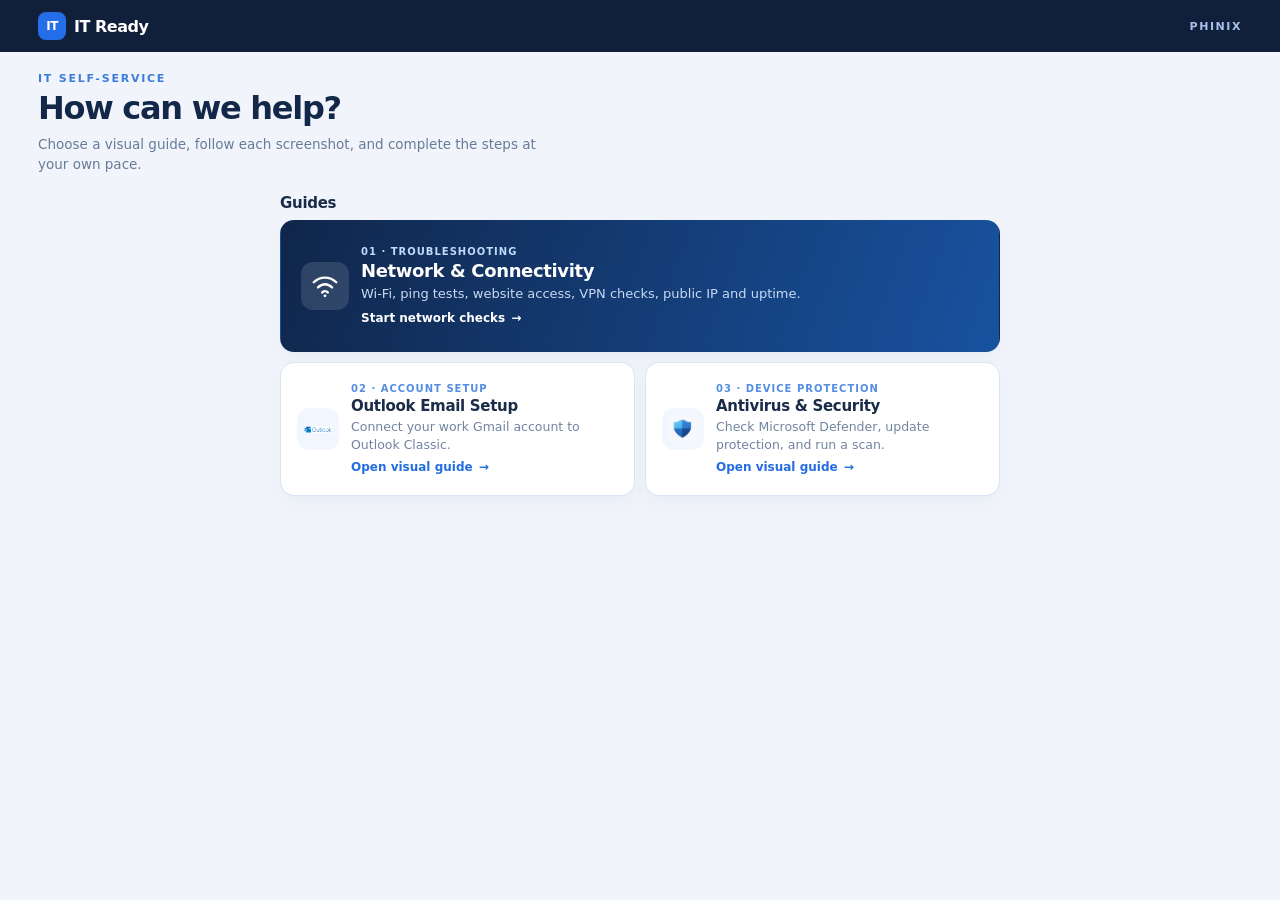
<file: index.html>
<!doctype html><html lang="en"><head><meta charset="utf-8"><meta name="viewport" content="width=device-width,initial-scale=1"><meta name="theme-color" content="#102344"><title>IT Ready · Employee Help Center</title><meta name="description" content="Visual, self-guided IT support resources for employees"><link rel="icon" href="./favicon.svg" type="image/svg+xml"><style>
:root{--navy:#101f3a;--blue:#246ee9;--ink:#1a2c49;--muted:#667b97;--line:#dae4f3;--bg:#f1f5fb;font-family:Inter,'Segoe UI',system-ui,-apple-system,sans-serif}*{box-sizing:border-box}body{margin:0;background:var(--bg);color:var(--ink)}a{text-decoration:none;color:inherit}.wrap{max-width:1240px;margin:auto;padding:0 18px}header{background:var(--navy);color:#fff}.head{height:52px;display:flex;align-items:center;justify-content:space-between;gap:12px}.brand{display:flex;align-items:center;gap:8px;font-size:16px;font-weight:800;letter-spacing:-.03em}.mark{display:grid;place-items:center;width:28px;height:28px;border-radius:8px;background:var(--blue);font-size:12px;font-weight:800}.headcap{color:#a8c1e9;font-size:11px;font-weight:700;letter-spacing:.14em;text-transform:uppercase}.hero{padding:20px 0 4px}.eyebrow{text-transform:uppercase;letter-spacing:.16em;color:#3b7cdc;font-size:11px;font-weight:800}h1{font-size:clamp(24px,3vw,32px);line-height:1.08;letter-spacing:-.04em;margin:6px 0 8px;color:#132848}.intro{font-size:13.5px;line-height:1.5;color:var(--muted);max-width:520px;margin:0}.sectionhead{display:flex;justify-content:space-between;align-items:end;max-width:720px;margin:16px auto 8px;gap:12px}h2{margin:0;font-size:15px;letter-spacing:-.02em}.count{font-size:11px;font-weight:800;letter-spacing:.08em;color:#7086a6}.cards{display:grid;grid-template-columns:1fr 1fr;gap:10px;max-width:720px;margin:0 auto}.card{background:#fff;border:1px solid var(--line);border-radius:14px;display:flex;align-items:center;gap:12px;padding:20px 16px;box-shadow:0 8px 18px rgba(16,37,74,.04);min-height:118px;transition:transform .14s,box-shadow .14s,border-color .14s}a.card:hover,a.card:focus-visible{transform:translateY(-2px);box-shadow:0 12px 24px rgba(19,59,114,.1);border-color:#88b3f8;outline:none}.card.feature{grid-column:1 / -1;background:linear-gradient(110deg,#10264a,#1852a0);color:#fff;border-color:transparent;padding:22px 20px;min-height:132px}.symbol{flex:none;width:42px;height:42px;background:#f1f6ff;display:grid;place-items:center;border-radius:12px;color:#2076ec;overflow:hidden;padding:7px}.feature .symbol{width:48px;height:48px;background:#ffffff20;color:#fff;padding:8px}.symbol svg{width:26px;height:26px}.feature .symbol svg{width:30px;height:30px}.symbol img{width:100%;height:100%;object-fit:contain}.kicker{color:#548de2;font-weight:800;text-transform:uppercase;letter-spacing:.1em;font-size:10px;margin-bottom:3px}.feature .kicker{color:#c0dafa}.card h3{font-size:15px;line-height:1.2;margin:0 0 3px;letter-spacing:-.02em}.feature h3{font-size:18px}.card p{line-height:1.4;color:#7184a0;margin:0;font-size:12.5px}.feature p{color:#c9daf4;font-size:13px;max-width:560px}.cardcopy{flex:1;min-width:0}.action{font-size:12px;font-weight:800;margin-top:7px;color:#236de1;display:inline-flex;gap:6px;align-items:center}.feature .action{color:#fff;margin-top:8px}@media(max-width:680px){.wrap{padding:0 14px}.head{height:48px}.hero{padding:16px 0 2px}h1{font-size:26px}.intro{font-size:13px}.cards{grid-template-columns:1fr;gap:8px}.card,.card.feature{padding:12px}.feature h3{font-size:16px}.card h3{font-size:15px}}
</style></head><body><header><div class="wrap head"><a class="brand" href="./" aria-label="IT Ready — All guides"><span class="mark" aria-hidden="true">IT</span><span>IT Ready</span></a><div class="headcap">PHINIX</div></div></header><main class="wrap"><div class="hero"><div class="eyebrow">IT self-service</div><h1>How can we help?</h1><p class="intro">Choose a visual guide, follow each screenshot, and complete the steps at your own pace.</p></div><div class="sectionhead"><h2>Guides</h2></div><section class="cards" aria-label="Available IT guides"><a class="card feature" href="./network.html"><div class="symbol"><svg viewBox="0 0 64 64" aria-hidden="true" xmlns="http://www.w3.org/2000/svg"><path d="M8 24c14-13 34-13 48 0" fill="none" stroke="currentColor" stroke-width="5" stroke-linecap="round"/><path d="M17 35c9-9 21-9 30 0" fill="none" stroke="currentColor" stroke-width="5" stroke-linecap="round"/><path d="M26 46c3-4 9-4 12 0" fill="none" stroke="currentColor" stroke-width="5" stroke-linecap="round"/><circle cx="32" cy="53" r="3" fill="currentColor"/></svg></div><div class="cardcopy"><div class="kicker">01 · Troubleshooting</div><h3>Network &amp; Connectivity</h3><p>Wi-Fi, ping tests, website access, VPN checks, public IP and uptime.</p><div class="action">Start network checks <span aria-hidden="true">→</span></div></div></a><a class="card" href="./outlook.html"><div class="symbol"><img src="[data-uri]" alt="Microsoft Outlook logo"></div><div class="cardcopy"><div class="kicker">02 · Account setup</div><h3>Outlook Email Setup</h3><p>Connect your work Gmail account to Outlook Classic.</p><div class="action">Open visual guide <span aria-hidden="true">→</span></div></div></a><a class="card" href="./defender.html"><div class="symbol"><img src="[data-uri]" alt="Windows Security logo"></div><div class="cardcopy"><div class="kicker">03 · Device protection</div><h3>Antivirus &amp; Security</h3><p>Check Microsoft Defender, update protection, and run a scan.</p><div class="action">Open visual guide <span aria-hidden="true">→</span></div></div></a></section></main></body></html>
</file>
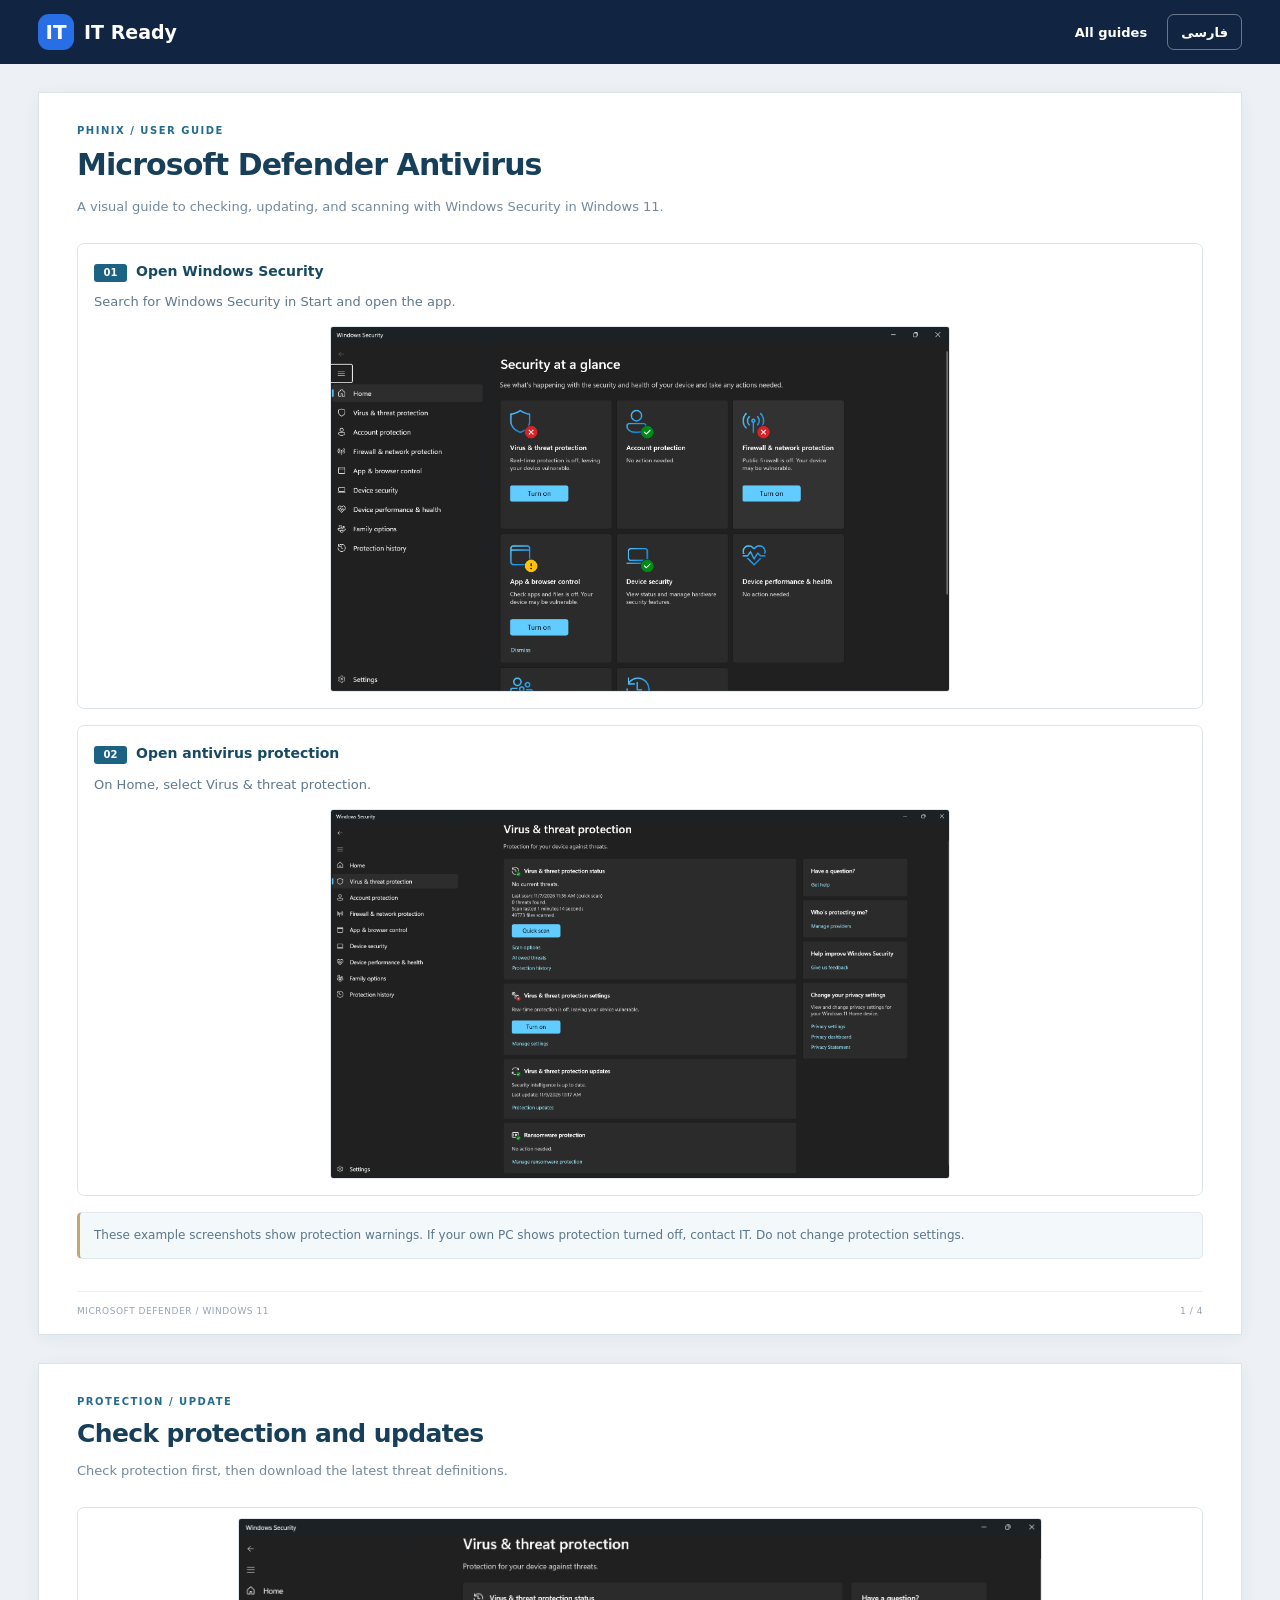
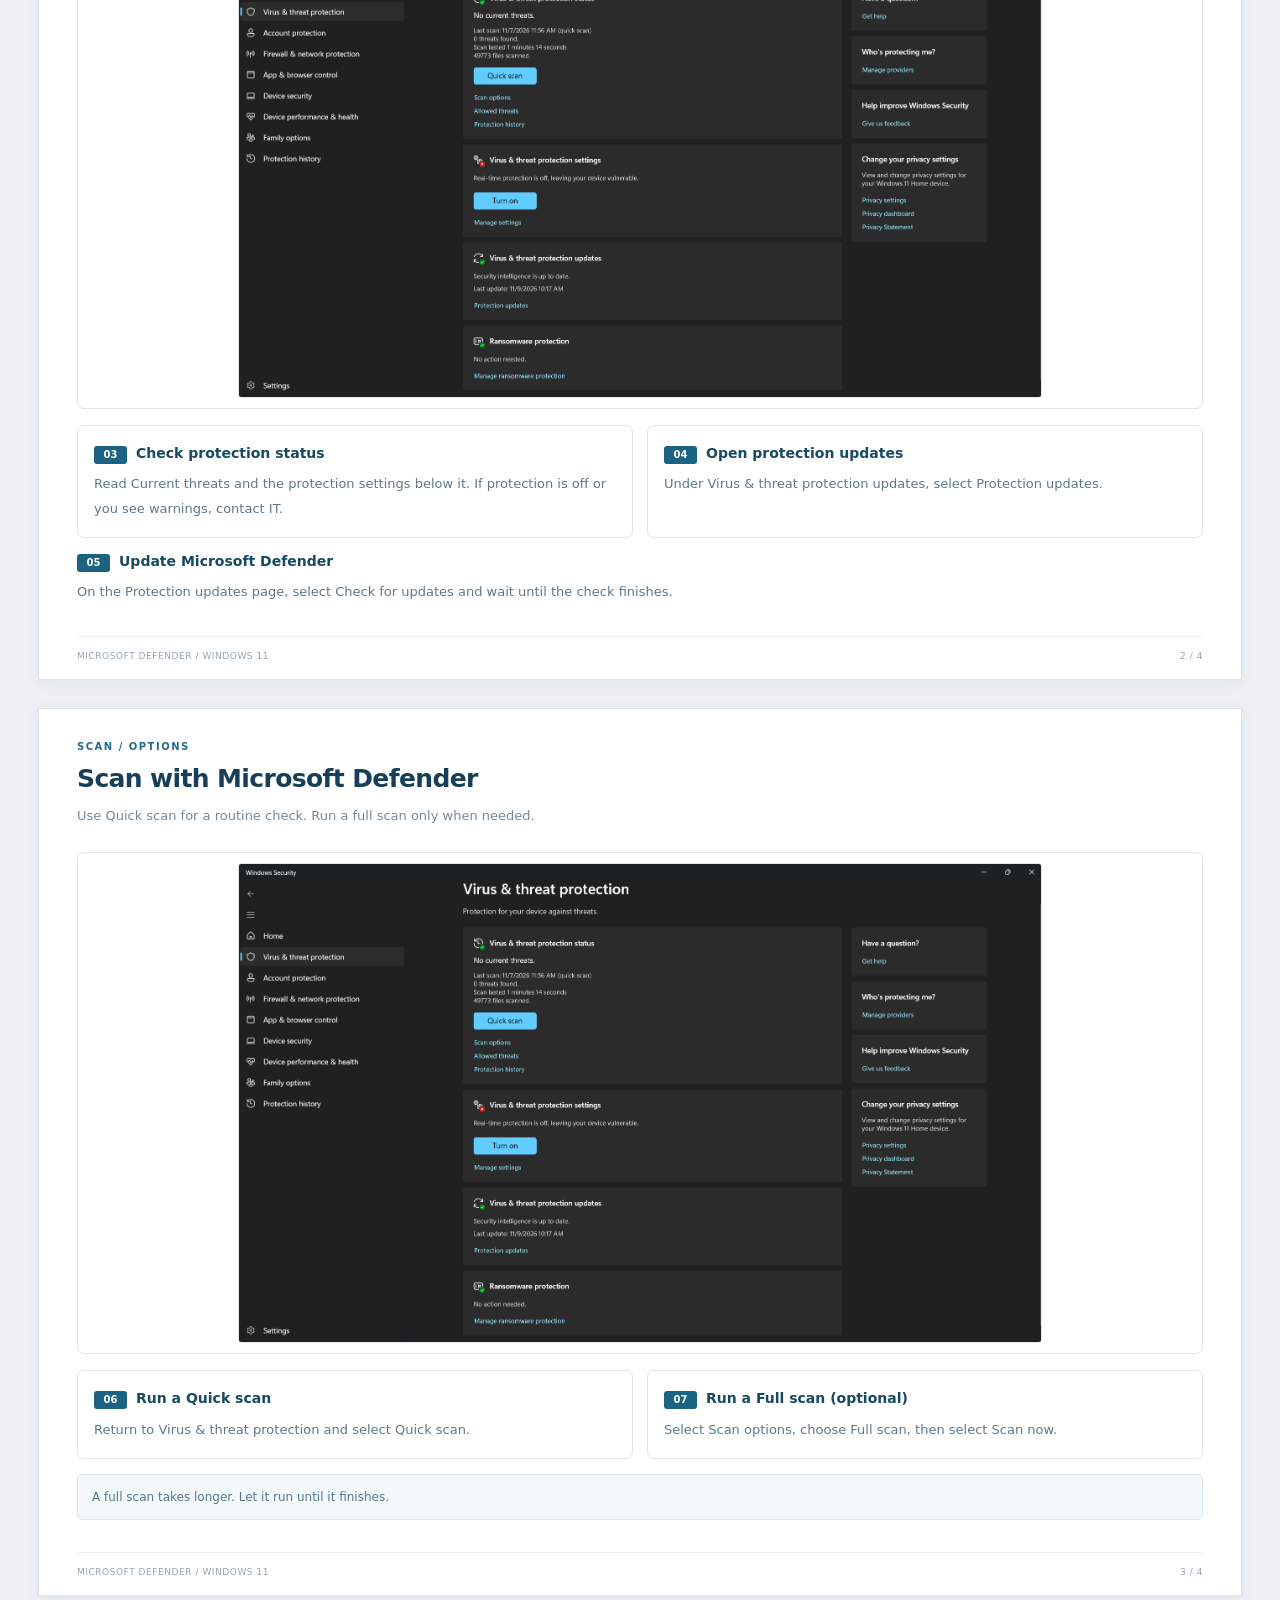
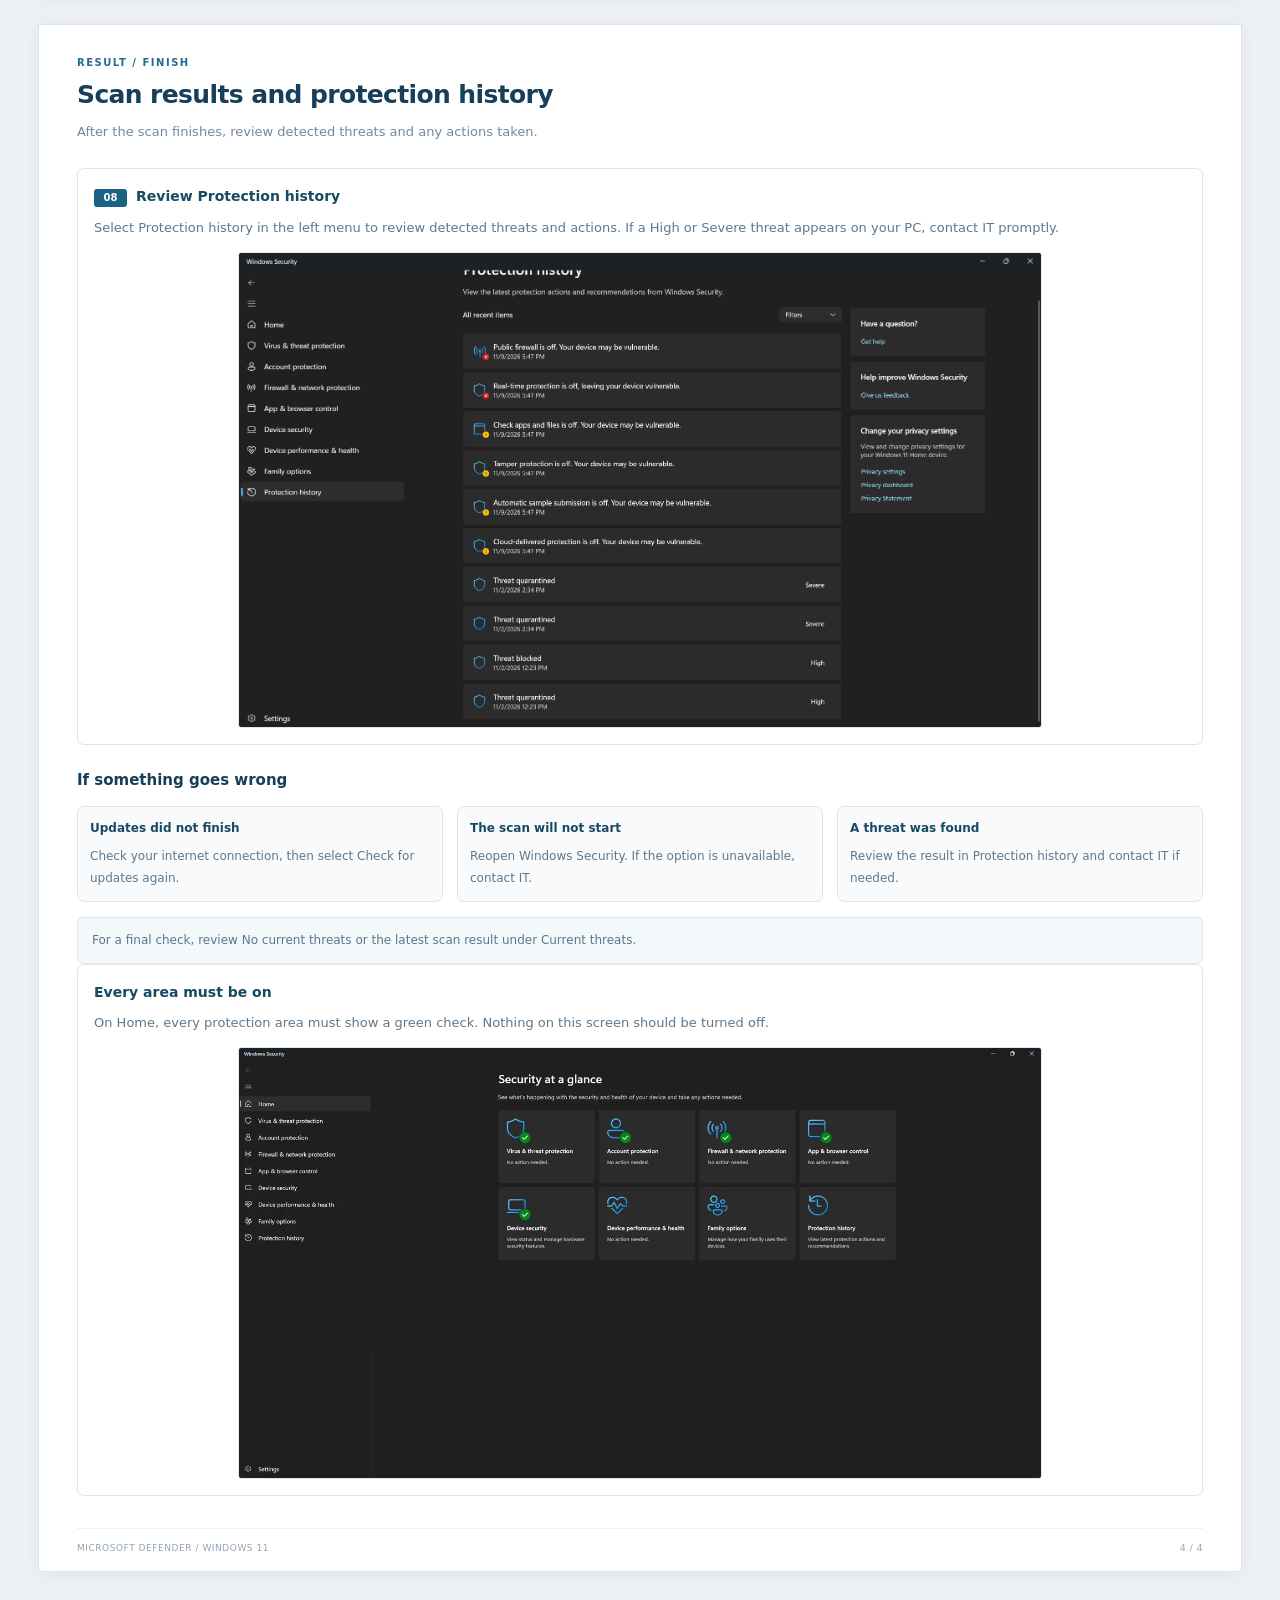
<file: defender.html>
<!doctype html>
<html lang="en" dir="ltr"><head>
<meta charset="utf-8"><meta name="viewport" content="width=device-width,initial-scale=1">
<meta name="theme-color" content="#112543"><title>Antivirus &amp; Security · IT Ready</title>
<link rel="icon" href="./favicon.svg" type="image/svg+xml">
<link rel="stylesheet" href="./reading-guide.css?v=20261110-width">
<script src="./reading-guide.js?v=20261110-width" defer></script></head>
<body><header class="site-top"><div class="top-inner">
<a class="brand" href="./" aria-label="IT Ready — All guides"><span class="brand-icon" aria-hidden="true">IT</span><span>IT Ready</span></a>
<nav aria-label="Guide navigation"><a class="all-guides" href="./" data-en="All guides" data-fa="همه راهنماها">All guides</a><button type="button" id="localeBtn" aria-label="Switch to Farsi">فارسی</button></nav>
</div></header><main class="document defender"><article class="paper" aria-labelledby="page-1"><div class="paper-content"><div class="page-heading"><p class="eyebrow" dir="ltr">PHINIX / USER GUIDE</p><h1 class="" data-en="Microsoft Defender Antivirus" data-fa="راهنمای Microsoft Defender Antivirus" id="page-1">Microsoft Defender Antivirus</h1><p class="subtitle" data-en="A visual guide to checking, updating, and scanning with Windows Security in Windows 11." data-fa="آموزش تصویری بررسی، به‌روزرسانی و اسکن آنتی‌ویروس در Windows 11" >A visual guide to checking, updating, and scanning with Windows Security in Windows 11.</p></div><section class="panel "><div class="step-heading"><span class="number">01</span><h3 class="" data-en="Open Windows Security" data-fa="باز کردن Windows Security" >Open Windows Security</h3></div><p class="" data-en="Search for Windows Security in Start and open the app." data-fa="در منوی Start عبارت Windows Security را جست‌وجو و برنامه را باز کنید." >Search for Windows Security in Start and open the app.</p><figure class=""><img src="./guide-images/defender-0.webp" width="1915" height="1129" alt="Windows Security home in dark mode" data-alt-en="Windows Security home in dark mode" data-alt-fa="صفحه اصلی Windows Security در حالت تیره" decoding="async"></figure></section><section class="panel "><div class="step-heading"><span class="number">02</span><h3 class="" data-en="Open antivirus protection" data-fa="ورود به بخش آنتی‌ویروس" >Open antivirus protection</h3></div><p class="" data-en="On Home, select Virus &amp; threat protection." data-fa="در صفحه اصلی روی Virus &amp; threat protection کلیک کنید." >On Home, select Virus &amp; threat protection.</p><figure class=""><img src="./guide-images/defender-1.webp" width="1911" height="1140" alt="Virus &amp; threat protection in dark mode" data-alt-en="Virus &amp; threat protection in dark mode" data-alt-fa="بخش Virus &amp; threat protection در حالت تیره" decoding="async"></figure></section><p class="note caution" data-en="These example screenshots show protection warnings. If your own PC shows protection turned off, contact IT. Do not change protection settings." data-fa="این تصاویر نمونه، هشدارهای حفاظتی را نشان می‌دهند. اگر حفاظت دستگاه شما خاموش است، با IT تماس بگیرید. تنظیمات حفاظت را تغییر ندهید." >These example screenshots show protection warnings. If your own PC shows protection turned off, contact IT. Do not change protection settings.</p></div><footer class="paper-footer"><span dir="ltr">MICROSOFT DEFENDER / WINDOWS 11</span><span dir="ltr">1 / 4</span></footer></article><article class="paper" aria-labelledby="page-2"><div class="paper-content"><div class="page-heading"><p class="eyebrow" dir="ltr">PROTECTION / UPDATE</p><h2 class="" data-en="Check protection and updates" data-fa="بررسی وضعیت و به‌روزرسانی" id="page-2">Check protection and updates</h2><p class="subtitle" data-en="Check protection first, then download the latest threat definitions." data-fa="ابتدا وضعیت حفاظت را بررسی کرده و سپس آخرین اطلاعات شناسایی تهدیدها را دریافت کنید." >Check protection first, then download the latest threat definitions.</p></div><section class="panel shared-photo"><figure class=""><img src="./guide-images/defender-1.webp" width="1911" height="1140" alt="Current threats and Protection updates on the antivirus page" data-alt-en="Current threats and Protection updates on the antivirus page" data-alt-fa="Current threats و Protection updates در صفحه آنتی‌ویروس" decoding="async"></figure></section><div class="grid cols-2 "><section class="panel "><div class="step-heading"><span class="number">03</span><h3 class="" data-en="Check protection status" data-fa="بررسی وضعیت حفاظت" >Check protection status</h3></div><p class="" data-en="Read Current threats and the protection settings below it. If protection is off or you see warnings, contact IT." data-fa="در بخش Current threats وضعیت دستگاه و تنظیمات حفاظت زیر آن را بررسی کنید. اگر حفاظت خاموش است یا هشدار می‌بینید، با IT تماس بگیرید." >Read Current threats and the protection settings below it. If protection is off or you see warnings, contact IT.</p></section><section class="panel "><div class="step-heading"><span class="number">04</span><h3 class="" data-en="Open protection updates" data-fa="باز کردن به‌روزرسانی‌ها" >Open protection updates</h3></div><p class="" data-en="Under Virus &amp; threat protection updates, select Protection updates." data-fa="در بخش Virus &amp; threat protection updates روی Protection updates کلیک کنید." >Under Virus &amp; threat protection updates, select Protection updates.</p></section></div><section class="panel text-only"><div class="step-heading"><span class="number">05</span><h3 class="" data-en="Update Microsoft Defender" data-fa="به‌روزرسانی Microsoft Defender" >Update Microsoft Defender</h3></div><p class="" data-en="On the Protection updates page, select Check for updates and wait until the check finishes." data-fa="در صفحه Protection updates روی Check for updates کلیک کنید و تا پایان بررسی به‌روزرسانی منتظر بمانید." >On the Protection updates page, select Check for updates and wait until the check finishes.</p></section></div><footer class="paper-footer"><span dir="ltr">MICROSOFT DEFENDER / WINDOWS 11</span><span dir="ltr">2 / 4</span></footer></article><article class="paper" aria-labelledby="page-3"><div class="paper-content"><div class="page-heading"><p class="eyebrow" dir="ltr">SCAN / OPTIONS</p><h2 class="" data-en="Scan with Microsoft Defender" data-fa="اسکن سیستم با Microsoft Defender" id="page-3">Scan with Microsoft Defender</h2><p class="subtitle" data-en="Use Quick scan for a routine check. Run a full scan only when needed." data-fa="برای بررسی معمول از Quick scan استفاده کنید. اسکن کامل فقط در صورت نیاز انجام می‌شود." >Use Quick scan for a routine check. Run a full scan only when needed.</p></div><section class="panel shared-photo"><figure class=""><img src="./guide-images/defender-1.webp" width="1911" height="1140" alt="Quick scan button and Scan options link in dark mode" data-alt-en="Quick scan button and Scan options link in dark mode" data-alt-fa="دکمه Quick scan و پیوند Scan options در حالت تیره" decoding="async"></figure></section><div class="grid cols-2 "><section class="panel "><div class="step-heading"><span class="number">06</span><h3 class="" data-en="Run a Quick scan" data-fa="اجرای Quick scan" >Run a Quick scan</h3></div><p class="" data-en="Return to Virus &amp; threat protection and select Quick scan." data-fa="به صفحه Virus &amp; threat protection برگردید و روی Quick scan کلیک کنید." >Return to Virus &amp; threat protection and select Quick scan.</p></section><section class="panel "><div class="step-heading"><span class="number">07</span><h3 class="" data-en="Run a Full scan (optional)" data-fa="اجرای Full scan (اختیاری)" >Run a Full scan (optional)</h3></div><p class="" data-en="Select Scan options, choose Full scan, then select Scan now." data-fa="روی Scan options کلیک کنید، Full scan را انتخاب کرده و سپس Scan now را بزنید." >Select Scan options, choose Full scan, then select Scan now.</p></section></div><p class="note" data-en="A full scan takes longer. Let it run until it finishes." data-fa="اسکن کامل زمان بیشتری می‌برد؛ اجازه دهید عملیات تا پایان اجرا شود." >A full scan takes longer. Let it run until it finishes.</p></div><footer class="paper-footer"><span dir="ltr">MICROSOFT DEFENDER / WINDOWS 11</span><span dir="ltr">3 / 4</span></footer></article><article class="paper" aria-labelledby="page-4"><div class="paper-content"><div class="page-heading"><p class="eyebrow" dir="ltr">RESULT / FINISH</p><h2 class="" data-en="Scan results and protection history" data-fa="نتیجه اسکن و سابقه حفاظت" id="page-4">Scan results and protection history</h2><p class="subtitle" data-en="After the scan finishes, review detected threats and any actions taken." data-fa="پس از پایان اسکن، وضعیت شناسایی تهدیدها را بررسی کنید." >After the scan finishes, review detected threats and any actions taken.</p></div><section class="panel "><div class="step-heading"><span class="number">08</span><h3 class="" data-en="Review Protection history" data-fa="بررسی Protection history" >Review Protection history</h3></div><p class="" data-en="Select Protection history in the left menu to review detected threats and actions. If a High or Severe threat appears on your PC, contact IT promptly." data-fa="از منوی سمت چپ روی Protection history کلیک کنید و سوابق شناسایی و اقدامات انجام‌شده را ببینید. اگر تهدید High یا Severe روی دستگاه شما ظاهر شد، سریعاً با IT تماس بگیرید." >Select Protection history in the left menu to review detected threats and actions. If a High or Severe threat appears on your PC, contact IT promptly.</p><figure class=""><img src="./guide-images/defender-12.webp" width="1917" height="1133" alt="Protection history in dark mode" data-alt-en="Protection history in dark mode" data-alt-fa="سابقه حفاظت در حالت تیره" decoding="async"></figure></section><h3 class="section-title" data-en="If something goes wrong" data-fa="اگر مشکلی مشاهده کردید" >If something goes wrong</h3><div class="grid cols-3 mini-panels no-numbers"><section class="panel "><div class="step-heading"><span class="number">00</span><h3 class="" data-en="Updates did not finish" data-fa="به‌روزرسانی انجام نشد" >Updates did not finish</h3></div><p class="" data-en="Check your internet connection, then select Check for updates again." data-fa="اینترنت را بررسی کنید و دوباره Check for updates را بزنید." >Check your internet connection, then select Check for updates again.</p></section><section class="panel "><div class="step-heading"><span class="number">00</span><h3 class="" data-en="The scan will not start" data-fa="اسکن شروع نمی‌شود" >The scan will not start</h3></div><p class="" data-en="Reopen Windows Security. If the option is unavailable, contact IT." data-fa="برنامه را دوباره باز کنید. اگر گزینه غیرفعال است، با IT تماس بگیرید." >Reopen Windows Security. If the option is unavailable, contact IT.</p></section><section class="panel "><div class="step-heading"><span class="number">00</span><h3 class="" data-en="A threat was found" data-fa="تهدید شناسایی شد" >A threat was found</h3></div><p class="" data-en="Review the result in Protection history and contact IT if needed." data-fa="نتیجه را در Protection history بررسی و در صورت نیاز به IT اطلاع دهید." >Review the result in Protection history and contact IT if needed.</p></section></div><p class="note" data-en="For a final check, review No current threats or the latest scan result under Current threats." data-fa="برای بررسی نهایی، وضعیت No current threats یا نتیجه آخرین اسکن را در بخش Current threats مشاهده کنید." >For a final check, review No current threats or the latest scan result under Current threats.</p><section class="panel "><div class="step-heading"><h3 class="" data-en="Every area must be on" data-fa="همه بخش‌ها باید روشن باشند">Every area must be on</h3></div><p class="" data-en="On Home, every protection area must show a green check. Nothing on this screen should be turned off." data-fa="در صفحه Home همه بخش‌های حفاظتی باید علامت سبز داشته باشند و هیچ موردی خاموش نباشد.">On Home, every protection area must show a green check. Nothing on this screen should be turned off.</p><figure class=""><img src="./guide-images/defender-home-green.webp" width="1500" height="804" alt="Windows Security Home with every area showing a green check" data-alt-en="Windows Security Home with every area showing a green check" data-alt-fa="صفحه Home در Windows Security که همه بخش‌ها علامت سبز دارند" decoding="async"></figure></section></div><footer class="paper-footer"><span dir="ltr">MICROSOFT DEFENDER / WINDOWS 11</span><span dir="ltr">4 / 4</span></footer></article></main></body></html>
</file>
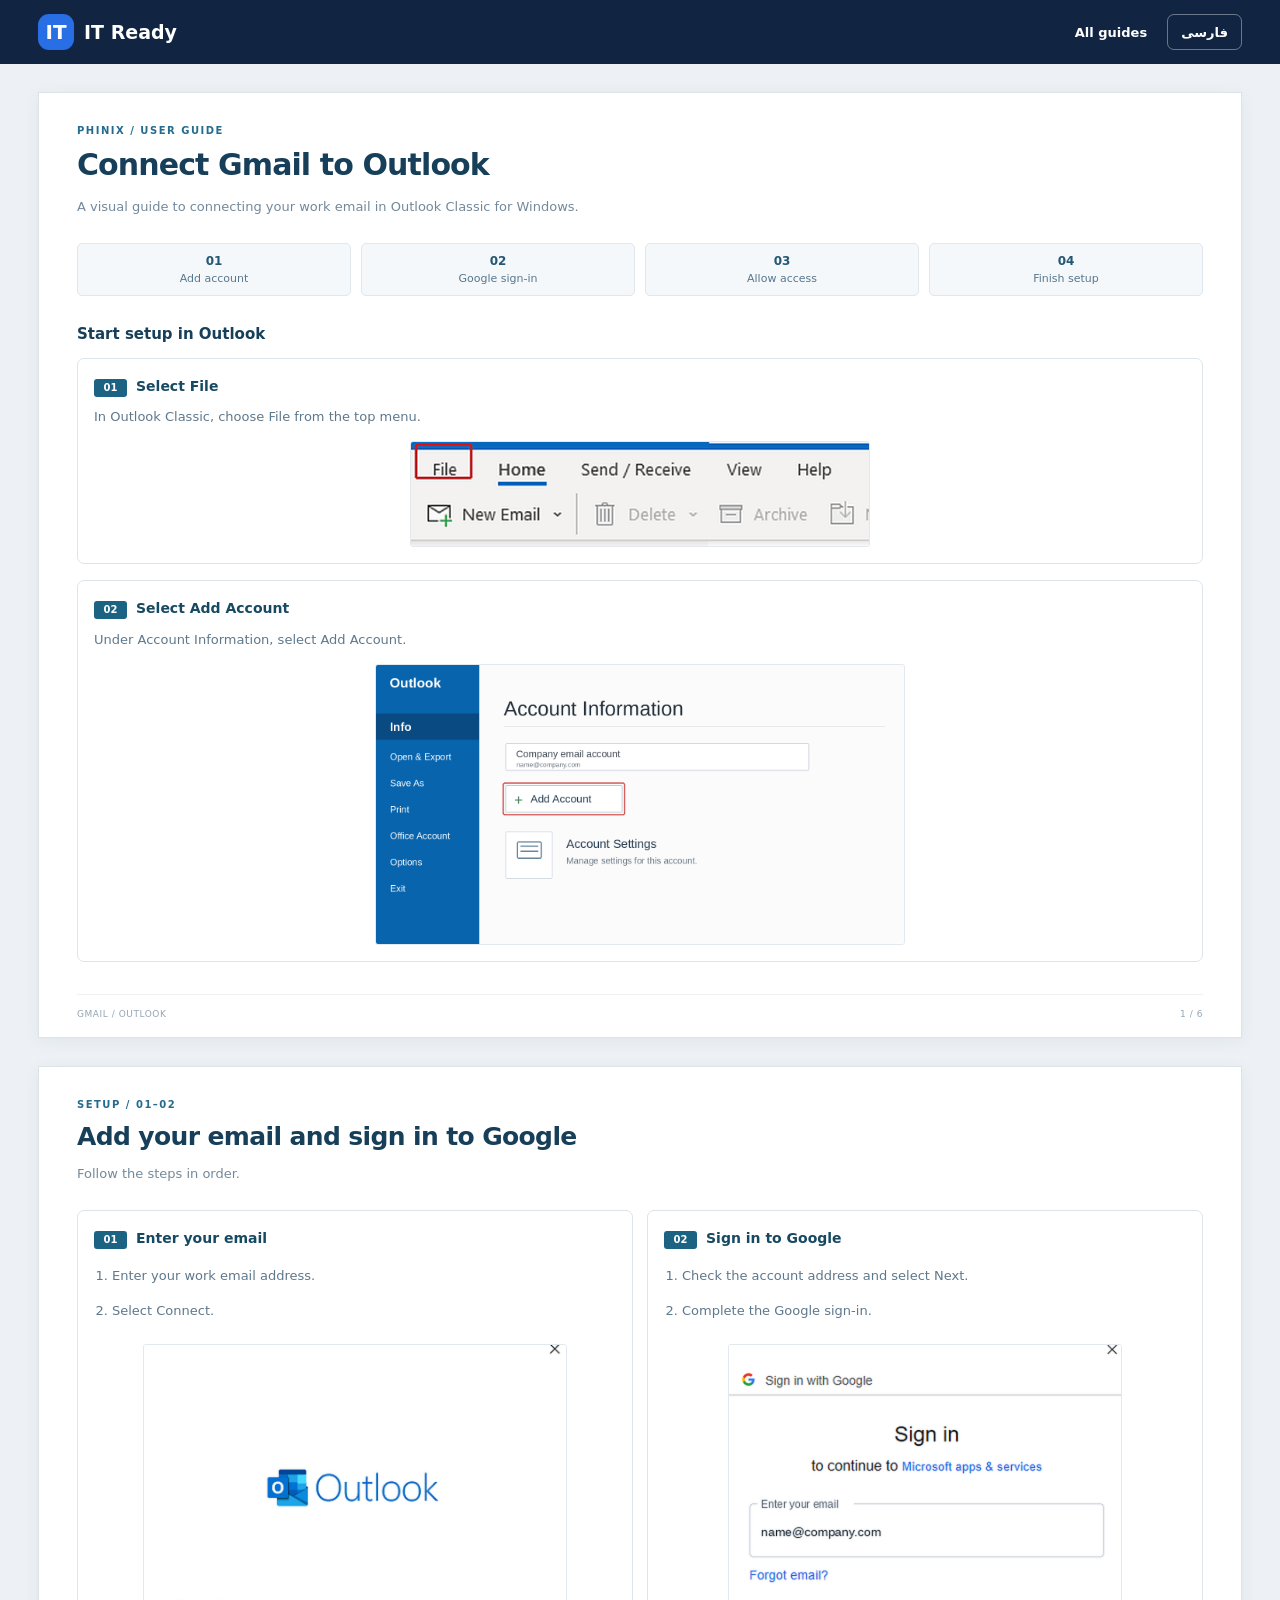
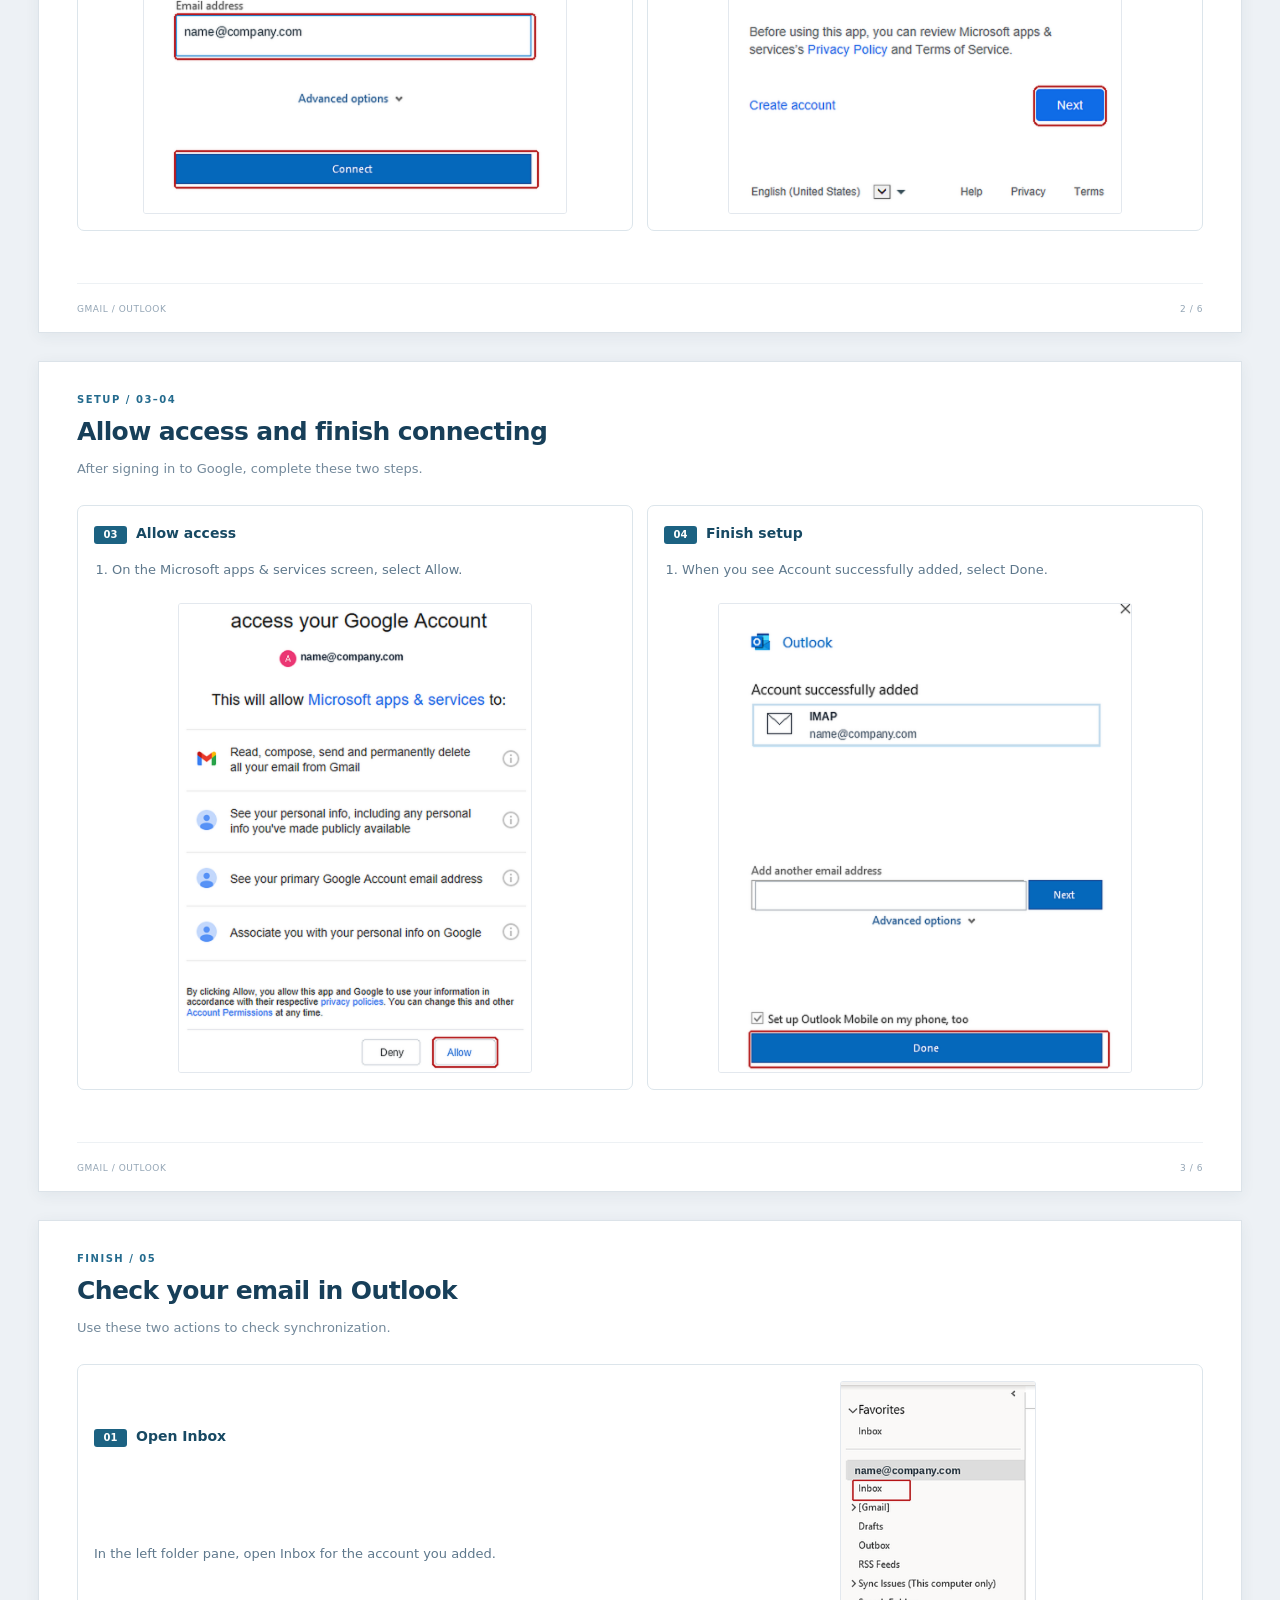
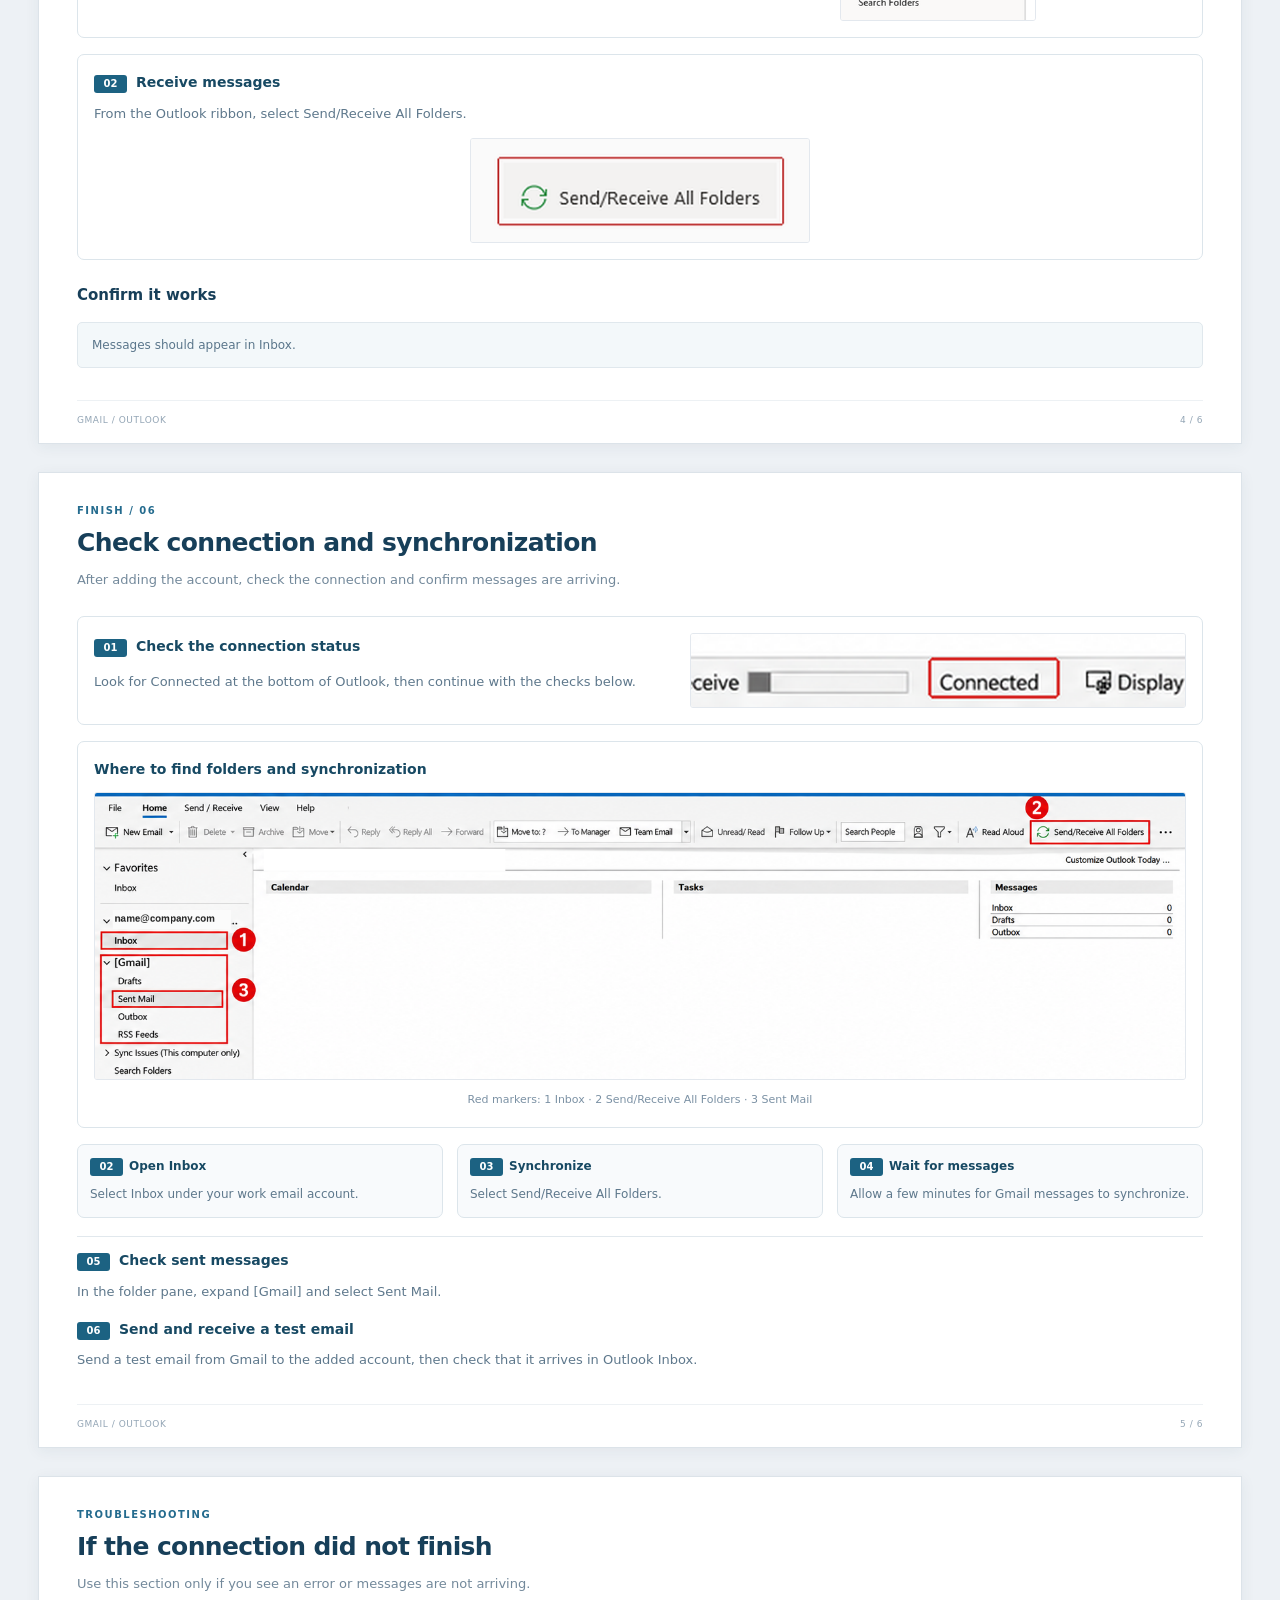
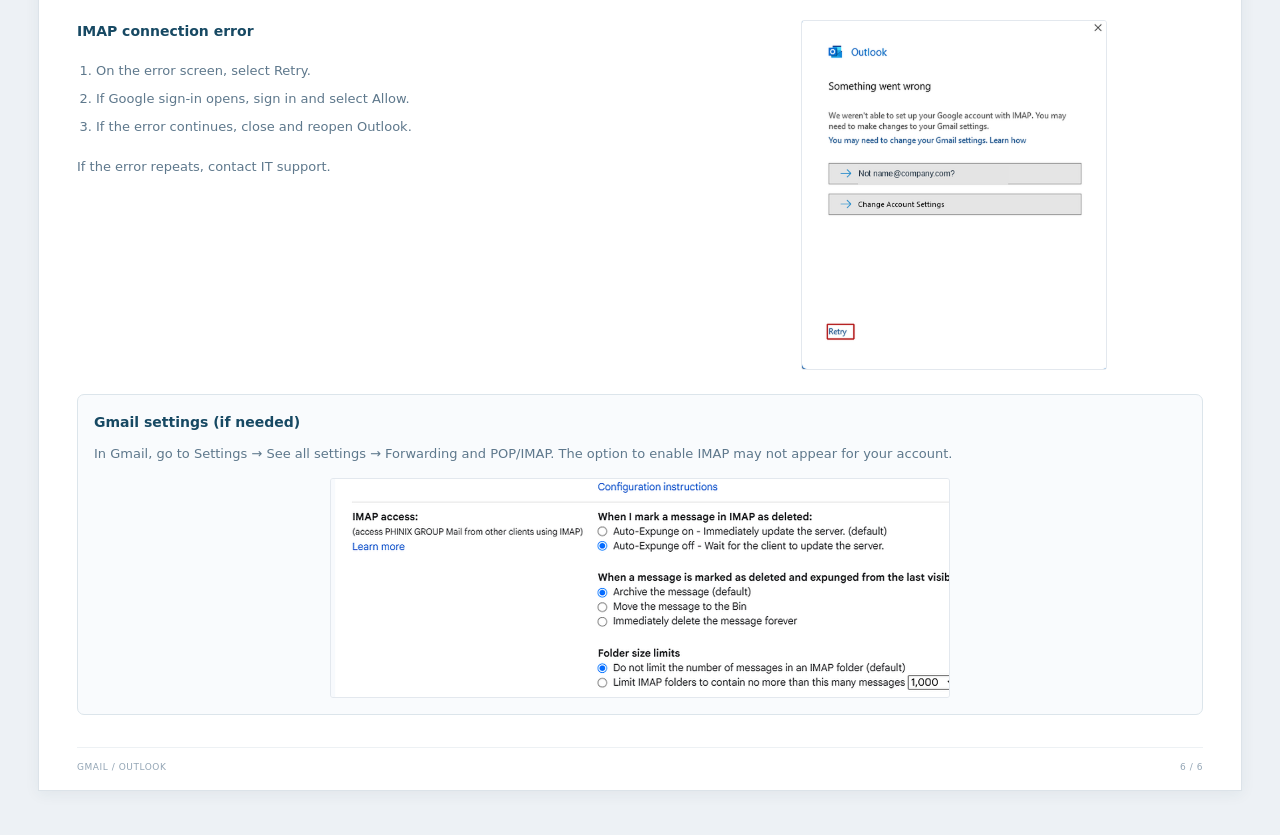
<file: outlook.html>
<!doctype html>
<html lang="en" dir="ltr"><head>
<meta charset="utf-8"><meta name="viewport" content="width=device-width,initial-scale=1">
<meta name="theme-color" content="#112543"><title>Outlook Email Setup · IT Ready</title>
<link rel="icon" href="./favicon.svg" type="image/svg+xml">
<link rel="stylesheet" href="./reading-guide.css?v=20261110-width">
<script src="./reading-guide.js?v=20261110-width" defer></script></head>
<body><header class="site-top"><div class="top-inner">
<a class="brand" href="./" aria-label="IT Ready — All guides"><span class="brand-icon" aria-hidden="true">IT</span><span>IT Ready</span></a>
<nav aria-label="Guide navigation"><a class="all-guides" href="./" data-en="All guides" data-fa="همه راهنماها">All guides</a><button type="button" id="localeBtn" aria-label="Switch to Farsi">فارسی</button></nav>
</div></header><main class="document outlook"><article class="paper" aria-labelledby="page-1"><div class="paper-content"><div class="page-heading"><p class="eyebrow" dir="ltr">PHINIX / USER GUIDE</p><h1 class="" data-en="Connect Gmail to Outlook" data-fa="راهنمای اتصال Gmail به Outlook" id="page-1">Connect Gmail to Outlook</h1><p class="subtitle" data-en="A visual guide to connecting your work email in Outlook Classic for Windows." data-fa="راهنمای تصویری اتصال ایمیل سازمانی در Outlook Classic برای ویندوز" >A visual guide to connecting your work email in Outlook Classic for Windows.</p></div><div class="grid cols-4 overview"><div class="overview-item"><span>01</span><span class="" data-en="Add account" data-fa="افزودن حساب" >Add account</span></div><div class="overview-item"><span>02</span><span class="" data-en="Google sign-in" data-fa="ورود به Google" >Google sign-in</span></div><div class="overview-item"><span>03</span><span class="" data-en="Allow access" data-fa="تأیید دسترسی" >Allow access</span></div><div class="overview-item"><span>04</span><span class="" data-en="Finish setup" data-fa="تکمیل اتصال" >Finish setup</span></div></div><h2 class="section-title" data-en="Start setup in Outlook" data-fa="شروع راه‌اندازی در Outlook" >Start setup in Outlook</h2><section class="panel "><div class="step-heading"><span class="number">01</span><h3 class="" data-en="Select File" data-fa="انتخاب File" >Select File</h3></div><p class="" data-en="In Outlook Classic, choose File from the top menu." data-fa="در Outlook از نوار بالای برنامه روی File کلیک کنید." >In Outlook Classic, choose File from the top menu.</p><figure class="file-shot"><img src="./guide-images/outlook-5.webp" width="1074" height="243" alt="File menu in Outlook" data-alt-en="File menu in Outlook" data-alt-fa="منوی File در Outlook" decoding="async"></figure></section><section class="panel "><div class="step-heading"><span class="number">02</span><h3 class="" data-en="Select Add Account" data-fa="انتخاب Add Account" >Select Add Account</h3></div><p class="" data-en="Under Account Information, select Add Account." data-fa="در بخش Account Information، روی Add Account کلیک کنید." >Under Account Information, select Add Account.</p><figure class="account-shot"><img src="./guide-images/outlook-6.webp" width="1360" height="720" alt="Add Account under Account Information" data-alt-en="Add Account under Account Information" data-alt-fa="گزینه Add Account در Account Information" decoding="async"></figure></section></div><footer class="paper-footer"><span dir="ltr">GMAIL / OUTLOOK</span><span dir="ltr">1 / 6</span></footer></article><article class="paper" aria-labelledby="page-2"><div class="paper-content"><div class="page-heading"><p class="eyebrow" dir="ltr">SETUP / 01–02</p><h2 class="" data-en="Add your email and sign in to Google" data-fa="افزودن ایمیل و ورود به Google" id="page-2">Add your email and sign in to Google</h2><p class="subtitle" data-en="Follow the steps in order." data-fa="مراحل را به ترتیب دنبال کنید." >Follow the steps in order.</p></div><div class="grid cols-2 "><section class="panel portrait"><div class="step-heading"><span class="number">01</span><h3 class="" data-en="Enter your email" data-fa="وارد کردن ایمیل" >Enter your email</h3></div><ol><li data-en="Enter your work email address." data-fa="آدرس ایمیل سازمانی را وارد کنید.">Enter your work email address.</li><li data-en="Select Connect." data-fa="روی Connect کلیک کنید.">Select Connect.</li></ol><figure class=""><img src="./guide-images/outlook-7.webp" width="902" height="998" alt="Enter your work email and select Connect" data-alt-en="Enter your work email and select Connect" data-alt-fa="ورود ایمیل سازمانی و انتخاب Connect" decoding="async"></figure></section><section class="panel portrait"><div class="step-heading"><span class="number">02</span><h3 class="" data-en="Sign in to Google" data-fa="ورود به حساب Google" >Sign in to Google</h3></div><ol><li data-en="Check the account address and select Next." data-fa="آدرس حساب را بررسی و Next را انتخاب کنید.">Check the account address and select Next.</li><li data-en="Complete the Google sign-in." data-fa="ورود به حساب Google را تکمیل کنید.">Complete the Google sign-in.</li></ol><figure class=""><img src="./guide-images/outlook-8.webp" width="884" height="1058" alt="Google sign-in screen" data-alt-en="Google sign-in screen" data-alt-fa="صفحه ورود به Google" decoding="async"></figure></section></div></div><footer class="paper-footer"><span dir="ltr">GMAIL / OUTLOOK</span><span dir="ltr">2 / 6</span></footer></article><article class="paper" aria-labelledby="page-3"><div class="paper-content"><div class="page-heading"><p class="eyebrow" dir="ltr">SETUP / 03–04</p><h2 class="" data-en="Allow access and finish connecting" data-fa="تأیید دسترسی و پایان اتصال" id="page-3">Allow access and finish connecting</h2><p class="subtitle" data-en="After signing in to Google, complete these two steps." data-fa="پس از ورود به Google، اتصال را در دو مرحله تکمیل کنید." >After signing in to Google, complete these two steps.</p></div><div class="grid cols-2 "><section class="panel portrait"><div class="step-heading"><span class="number">03</span><h3 class="" data-en="Allow access" data-fa="تأیید دسترسی" >Allow access</h3></div><ol><li data-en="On the Microsoft apps & services screen, select Allow." data-fa="در صفحه Microsoft apps & services روی Allow کلیک کنید.">On the Microsoft apps & services screen, select Allow.</li></ol><figure class=""><img src="./guide-images/outlook-9.webp" width="840" height="1114" alt="Google access permissions for Microsoft apps &amp; services" data-alt-en="Google access permissions for Microsoft apps &amp; services" data-alt-fa="تأیید دسترسی Microsoft apps &amp; services" decoding="async"></figure></section><section class="panel portrait"><div class="step-heading"><span class="number">04</span><h3 class="" data-en="Finish setup" data-fa="پایان راه‌اندازی" >Finish setup</h3></div><ol><li data-en="When you see Account successfully added, select Done." data-fa="با مشاهده Account successfully added روی Done کلیک کنید.">When you see Account successfully added, select Done.</li></ol><figure class=""><img src="./guide-images/outlook-10.webp" width="892" height="1014" alt="Account successfully added in Outlook" data-alt-en="Account successfully added in Outlook" data-alt-fa="تأیید اضافه شدن حساب در Outlook" decoding="async"></figure></section></div></div><footer class="paper-footer"><span dir="ltr">GMAIL / OUTLOOK</span><span dir="ltr">3 / 6</span></footer></article><article class="paper" aria-labelledby="page-4"><div class="paper-content"><div class="page-heading"><p class="eyebrow" dir="ltr">FINISH / 05</p><h2 class="" data-en="Check your email in Outlook" data-fa="بررسی ایمیل در Outlook" id="page-4">Check your email in Outlook</h2><p class="subtitle" data-en="Use these two actions to check synchronization." data-fa="با دو اقدام ساده، همگام‌سازی را بررسی کنید." >Use these two actions to check synchronization.</p></div><section class="panel side-by-side"><div class="step-heading"><span class="number">01</span><h3 class="" data-en="Open Inbox" data-fa="باز کردن Inbox" >Open Inbox</h3></div><p class="" data-en="In the left folder pane, open Inbox for the account you added." data-fa="از پنل سمت چپ، پوشه Inbox حساب افزوده‌شده را باز کنید." >In the left folder pane, open Inbox for the account you added.</p><figure class="inbox-shot"><img src="./guide-images/outlook-11.webp" width="585" height="720" alt="Inbox for the added account" data-alt-en="Inbox for the added account" data-alt-fa="پوشه Inbox حساب افزوده‌شده" decoding="async"></figure></section><section class="panel "><div class="step-heading"><span class="number">02</span><h3 class="" data-en="Receive messages" data-fa="دریافت پیام‌ها" >Receive messages</h3></div><p class="" data-en="From the Outlook ribbon, select Send/Receive All Folders." data-fa="در نوار بالای Outlook روی Send/Receive All Folders کلیک کنید." >From the Outlook ribbon, select Send/Receive All Folders.</p><figure class="sync-shot"><img src="./guide-images/outlook-12.webp" width="723" height="222" alt="Send/Receive All Folders" data-alt-en="Send/Receive All Folders" data-alt-fa="دکمه Send/Receive All Folders" decoding="async"></figure></section><h3 class="section-title" data-en="Confirm it works" data-fa="تأیید عملکرد" >Confirm it works</h3><p class="note" data-en="Messages should appear in Inbox." data-fa="پیام‌های Inbox قابل مشاهده باشند." >Messages should appear in Inbox.</p></div><footer class="paper-footer"><span dir="ltr">GMAIL / OUTLOOK</span><span dir="ltr">4 / 6</span></footer></article><article class="paper" aria-labelledby="page-5"><div class="paper-content"><div class="page-heading"><p class="eyebrow" dir="ltr">FINISH / 06</p><h2 class="" data-en="Check connection and synchronization" data-fa="بررسی وضعیت اتصال و همگام‌سازی" id="page-5">Check connection and synchronization</h2><p class="subtitle" data-en="After adding the account, check the connection and confirm messages are arriving." data-fa="پس از افزودن حساب، مراحل زیر را برای بررسی اتصال و دریافت ایمیل‌ها انجام دهید." >After adding the account, check the connection and confirm messages are arriving.</p></div><section class="panel side-by-side"><div class="step-heading"><span class="number">01</span><h3 class="" data-en="Check the connection status" data-fa="وضعیت اتصال را بررسی کنید" >Check the connection status</h3></div><p class="" data-en="Look for Connected at the bottom of Outlook, then continue with the checks below." data-fa="در پایین پنجره Outlook باید عبارت Connected نمایش داده شود. سپس مراحل دریافت پیام‌ها را ادامه دهید." >Look for Connected at the bottom of Outlook, then continue with the checks below.</p><figure class=""><img src="./guide-images/outlook-46.webp" width="900" height="132" alt="Connected status at the bottom of Outlook" data-alt-en="Connected status at the bottom of Outlook" data-alt-fa="وضعیت Connected در پایین Outlook" decoding="async"></figure></section><section class="panel"><h3 class="" data-en="Where to find folders and synchronization" data-fa="محل پوشه‌ها و گزینه همگام‌سازی در Outlook" >Where to find folders and synchronization</h3><figure class=""><img src="./guide-images/outlook-47.webp" width="1668" height="438" alt="Outlook folder pane and synchronization controls" data-alt-en="Outlook folder pane and synchronization controls" data-alt-fa="پوشه‌ها و گزینه همگام‌سازی در Outlook" decoding="async"></figure><p class="caption" data-en="Red markers: 1 Inbox · 2 Send/Receive All Folders · 3 Sent Mail" data-fa="نشانگرهای قرمز: ۱ پوشه Inbox، ۲ دکمه Send/Receive All Folders، ۳ پوشه Sent Mail" >Red markers: 1 Inbox · 2 Send/Receive All Folders · 3 Sent Mail</p></section><div class="grid cols-3 mini-panels"><section class="panel "><div class="step-heading"><span class="number">02</span><h3 class="" data-en="Open Inbox" data-fa="باز کردن Inbox" >Open Inbox</h3></div><p class="" data-en="Select Inbox under your work email account." data-fa="پوشه Inbox زیر حساب ایمیل سازمانی را انتخاب کنید." >Select Inbox under your work email account.</p></section><section class="panel "><div class="step-heading"><span class="number">03</span><h3 class="" data-en="Synchronize" data-fa="همگام‌سازی" >Synchronize</h3></div><p class="" data-en="Select Send/Receive All Folders." data-fa="روی Send/Receive All Folders کلیک کنید." >Select Send/Receive All Folders.</p></section><section class="panel "><div class="step-heading"><span class="number">04</span><h3 class="" data-en="Wait for messages" data-fa="منتظر بمانید" >Wait for messages</h3></div><p class="" data-en="Allow a few minutes for Gmail messages to synchronize." data-fa="چند دقیقه برای همگام‌سازی پیام‌های Gmail زمان بدهید." >Allow a few minutes for Gmail messages to synchronize.</p></section></div><section class="panel text-only"><div class="step-heading"><span class="number">05</span><h3 class="" data-en="Check sent messages" data-fa="پوشه ایمیل‌های ارسال‌شده را بررسی کنید" >Check sent messages</h3></div><p class="" data-en="In the folder pane, expand [Gmail] and select Sent Mail." data-fa="در ستون سمت چپ، پوشه [Gmail] را باز کرده و Sent Mail را انتخاب کنید." >In the folder pane, expand [Gmail] and select Sent Mail.</p></section><section class="panel text-only"><div class="step-heading"><span class="number">06</span><h3 class="" data-en="Send and receive a test email" data-fa="ارسال و دریافت ایمیل آزمایشی" >Send and receive a test email</h3></div><p class="" data-en="Send a test email from Gmail to the added account, then check that it arrives in Outlook Inbox." data-fa="از Gmail یک ایمیل آزمایشی به حساب اضافه‌شده ارسال کنید؛ سپس دریافت آن را در Inbox برنامه Outlook بررسی کنید." >Send a test email from Gmail to the added account, then check that it arrives in Outlook Inbox.</p></section></div><footer class="paper-footer"><span dir="ltr">GMAIL / OUTLOOK</span><span dir="ltr">5 / 6</span></footer></article><article class="paper" aria-labelledby="page-6"><div class="paper-content"><div class="page-heading"><p class="eyebrow" dir="ltr">TROUBLESHOOTING</p><h2 class="" data-en="If the connection did not finish" data-fa="اگر اتصال کامل نشد" id="page-6">If the connection did not finish</h2><p class="subtitle" data-en="Use this section only if you see an error or messages are not arriving." data-fa="این بخش تنها در صورت نمایش خطا یا دریافت‌نشدن پیام‌ها استفاده می‌شود." >Use this section only if you see an error or messages are not arriving.</p></div><section class="troubleshooting-row"><div><h3 class="" data-en="IMAP connection error" data-fa="خطای اتصال IMAP" >IMAP connection error</h3><ol><li class="" data-en="On the error screen, select Retry." data-fa="در صفحه خطا روی Retry کلیک کنید." >On the error screen, select Retry.</li><li class="" data-en="If Google sign-in opens, sign in and select Allow." data-fa="اگر صفحه Google باز شد، وارد حساب شوید و Allow را انتخاب کنید." >If Google sign-in opens, sign in and select Allow.</li><li class="" data-en="If the error continues, close and reopen Outlook." data-fa="اگر خطا ادامه داشت، Outlook را ببندید و دوباره باز کنید." >If the error continues, close and reopen Outlook.</li></ol><p class="" data-en="If the error repeats, contact IT support." data-fa="در صورت تکرار خطا، موضوع را با پشتیبانی IT مطرح کنید." >If the error repeats, contact IT support.</p></div><figure class=""><img src="./guide-images/outlook-13.webp" width="914" height="1044" alt="Something went wrong connection error" data-alt-en="Something went wrong connection error" data-alt-fa="خطای Something went wrong" decoding="async"></figure></section><section class="panel settings-panel"><h3 class="" data-en="Gmail settings (if needed)" data-fa="بررسی تنظیمات Gmail (در صورت نیاز)" >Gmail settings (if needed)</h3><p class="" data-en="In Gmail, go to Settings → See all settings → Forwarding and POP/IMAP. The option to enable IMAP may not appear for your account." data-fa="در Gmail از مسیر Settings → See all settings → Forwarding and POP/IMAP استفاده کنید. ممکن است گزینه فعال‌سازی IMAP برای حساب شما نمایش داده نشود." >In Gmail, go to Settings → See all settings → Forwarding and POP/IMAP. The option to enable IMAP may not appear for your account.</p><figure class=""><img src="./guide-images/outlook-15.webp" width="1147" height="405" alt="IMAP access settings in Gmail" data-alt-en="IMAP access settings in Gmail" data-alt-fa="تنظیمات IMAP در Gmail" decoding="async"></figure></section></div><footer class="paper-footer"><span dir="ltr">GMAIL / OUTLOOK</span><span dir="ltr">6 / 6</span></footer></article></main></body></html>
</file>
<file: reading-guide.css>
:root{font-family:"Segoe UI",Tahoma,system-ui,sans-serif;color:#173f59;background:#edf1f5;font-synthesis:none}
*{box-sizing:border-box}body{margin:0}a{color:inherit}button{font:inherit;cursor:pointer}a:focus-visible,button:focus-visible{outline:3px solid #75b9ff;outline-offset:4px}
.site-top{background:#112543;color:white}.top-inner{max-width:1240px;padding:12px 18px;margin:auto;display:flex;align-items:center;justify-content:space-between;gap:20px;min-height:64px}.brand{display:inline-flex;align-items:center;gap:10px;text-decoration:none;font-size:19px;font-weight:800;direction:ltr}.brand-icon{display:grid;place-items:center;width:36px;height:36px;border-radius:11px;background:#286fe5;font-size:20px;color:#fff}.top-inner nav{display:flex;align-items:center;gap:20px}.all-guides{font-size:13px;font-weight:650;text-decoration:none}.all-guides:hover{text-decoration:underline}#localeBtn{color:white;background:transparent;border:1px solid #ffffff60;border-radius:7px;min-height:36px;padding:7px 13px;font-size:13px;font-weight:650}#localeBtn:hover{background:#ffffff14}
.document{max-width:1240px;margin:28px auto 44px;padding:0 18px}.paper{background:#fff;border:1px solid #dce3e9;box-shadow:0 3px 14px #243a5010;margin-bottom:28px;padding:32px 38px 18px;min-width:0}.page-heading{margin-bottom:24px}.eyebrow{font-size:10px;letter-spacing:.15em;font-weight:800;color:#246b8e;margin:0 0 9px}.page-heading h1{font-size:30px;line-height:1.35;margin:0 0 9px;letter-spacing:-.03em}.page-heading h2{font-size:25px;line-height:1.4;margin:0 0 8px;letter-spacing:-.025em}.subtitle{color:#73899b;font-size:13px;line-height:1.85;margin:0}.grid{display:grid;gap:14px;align-items:start}.cols-2{grid-template-columns:repeat(2,minmax(0,1fr))}.cols-3{grid-template-columns:repeat(3,minmax(0,1fr))}.cols-4{grid-template-columns:repeat(4,minmax(0,1fr))}.grid>.panel{margin:0;height:100%}.panel{border:1px solid #dce5eb;border-radius:7px;padding:16px;margin:0 0 16px;min-width:0}.panel p,.panel li,.troubleshooting-row p,.troubleshooting-row li{font-size:13px;line-height:1.85;color:#5e788c;margin:8px 0 11px;overflow-wrap:anywhere}.panel ol{margin:6px 0 0;padding-inline-start:18px}.panel p:last-child{margin-bottom:0}.step-heading{display:flex;gap:9px;align-items:baseline}.number{display:inline-block;min-width:33px;padding:2px 6px;text-align:center;background:#1c6282;border-radius:3px;color:#fff;font-size:10px;line-height:1.4;font-weight:750;flex:none;font-variant-numeric:tabular-nums}.step-heading h3,.panel>h3,.troubleshooting-row h3{font-size:14px;line-height:1.6;margin:0;font-weight:750;color:#174963}figure{position:relative;margin:12px 0 0;min-width:0}figure img{display:block;width:auto;max-width:100%;height:auto;margin:auto;border:1px solid #e3e8ee;border-radius:3px;pointer-events:none;-webkit-user-drag:none;user-select:none;-webkit-touch-callout:none}.zoom-hit{position:absolute;inset:0;border:0;padding:0;margin:0;background:transparent;cursor:zoom-in}.zoom-layer{position:fixed;inset:0;z-index:80;display:flex;align-items:center;justify-content:center;padding:28px 16px;background:rgba(8,16,30,.88);cursor:zoom-out;-webkit-touch-callout:none}.zoom-layer canvas{max-width:94vw;max-height:90vh;background:#fff;border-radius:4px;box-shadow:0 18px 48px rgba(0,0,0,.4);cursor:default}.zoom-close{position:absolute;top:12px;inset-inline-end:14px;width:36px;height:36px;border:0;border-radius:8px;background:#ffffff18;color:#fff;font-size:22px;line-height:1}.section-title{font-size:15px;margin:24px 0 13px;line-height:1.5}.overview{margin:21px 0 27px;gap:10px}.overview-item{border:1px solid #e0e7ed;border-radius:5px;text-align:center;background:#f4f8fa;padding:10px 6px;font-size:11px;color:#58768d}.overview-item span:first-child{display:block;font-size:12px;font-weight:800;color:#255773;margin-bottom:4px}.file-shot img{max-width:460px;width:100%}.account-shot img{max-width:530px;width:100%}.portrait{display:flex;flex-direction:column}.portrait figure{margin-top:auto;padding-top:10px}.portrait img{max-height:470px;width:auto;object-fit:contain}.side-by-side{display:grid;grid-template-columns:1.15fr 1fr;gap:0 25px;align-items:center}.side-by-side .step-heading,.side-by-side p{grid-column:1}.side-by-side figure{grid-column:2;grid-row:1 / span 2;margin:0}.inbox-shot img{max-height:240px}.sync-shot img{max-width:340px;width:100%}.note{background:#f3f8fa;border:1px solid #e0e8ed;border-radius:5px;color:#5a768b;font-size:12px;line-height:1.85;margin:15px 0 0;padding:11px 14px}.note.caution{border-inline-start:3px solid #c5a66d}.caption{font-size:11px!important;text-align:center;margin-top:10px!important;color:#7b91a4!important}.mini-panels .panel{background:#f8fafc;padding:12px}.mini-panels .step-heading{gap:6px}.mini-panels h3{font-size:12px}.mini-panels p{font-size:12px;line-height:1.8}.text-only{border:0;border-radius:0;padding:12px 0 0;margin:0}.text-only+.text-only{padding-top:14px}.mini-panels+.text-only{border-top:1px solid #e1e8ed;margin-top:18px}.no-numbers .number{display:none}.troubleshooting-row{display:grid;grid-template-columns:1.2fr 1fr;gap:30px;align-items:start;margin-bottom:24px}.troubleshooting-row figure{margin:0}.troubleshooting-row img{max-height:350px}.troubleshooting-row ol{padding-inline-start:19px}.troubleshooting-row li{margin:4px 0}.settings-panel{background:#f9fbfd}.settings-panel img{max-height:220px}.paper-footer{display:flex;justify-content:space-between;gap:20px;color:#93a5b5;font-size:9px;letter-spacing:.06em;border-top:1px solid #edf1f4;margin-top:32px;padding-top:14px;direction:ltr}.defender figure img{width:100%;max-width:804px}.defender .paper:first-child figure img{max-width:620px}.defender .shared-photo{padding:10px}.shared-photo figure{margin:0}.defender .grid{margin-top:15px}.paper-content>.grid:last-child{margin-bottom:12px}html[lang=fa] .page-heading h1,html[lang=fa] .page-heading h2{letter-spacing:0}html[lang=fa] .eyebrow{text-align:right}
@media(min-width:720px){.outlook .paper:nth-child(2),.outlook .paper:nth-child(3){min-height:760px;display:flex;flex-direction:column}.outlook .paper:nth-child(2) .paper-footer,.outlook .paper:nth-child(3) .paper-footer{margin-top:auto;padding-top:20px}.outlook .paper:nth-child(2) .paper-content,.outlook .paper:nth-child(3) .paper-content{padding-bottom:40px}}
@media(max-width:620px){.top-inner{padding:10px 16px}.brand{font-size:17px;gap:8px}.top-inner nav{gap:13px}.all-guides{font-size:12px}.brand-icon{width:32px;height:32px;font-size:18px}.document{padding:0 10px;margin-top:16px}.paper{padding:23px 18px 15px;margin-bottom:16px}.page-heading h1{font-size:25px}.page-heading h2{font-size:22px}.cols-2,.cols-3,.side-by-side,.troubleshooting-row{grid-template-columns:1fr}.side-by-side figure{grid-column:auto;grid-row:auto;margin-top:12px}.overview{gap:5px}.overview-item{font-size:10px;padding:9px 3px}.panel{padding:13px}.portrait img{max-height:440px}.grid{gap:12px}.step-heading h3{font-size:14px}.mini-panels .step-heading h3{font-size:13px}.troubleshooting-row{gap:14px}.troubleshooting-row figure{max-width:320px;justify-self:center}.paper-footer{margin-top:25px;font-size:8px}.subtitle{font-size:12px}.note{font-size:12px}}
@media print{@page{size:A4;margin:10mm}:root{background:#fff}.site-top{display:none}.document{max-width:none;margin:0;padding:0}.paper{box-shadow:none;border:0;margin:0;padding:0;min-height:0!important;break-after:page}.paper:last-child{break-after:auto}.paper-content{padding-bottom:0!important}.paper-footer{margin-top:20px!important}.panel,figure,.grid,.troubleshooting-row{break-inside:avoid}.page-heading{break-after:avoid}.page-heading h1{font-size:25px}.page-heading h2{font-size:22px}.panel p,.troubleshooting-row p,.troubleshooting-row li{font-size:11px}.defender .paper:first-child figure img{max-width:480px}}
</file>
